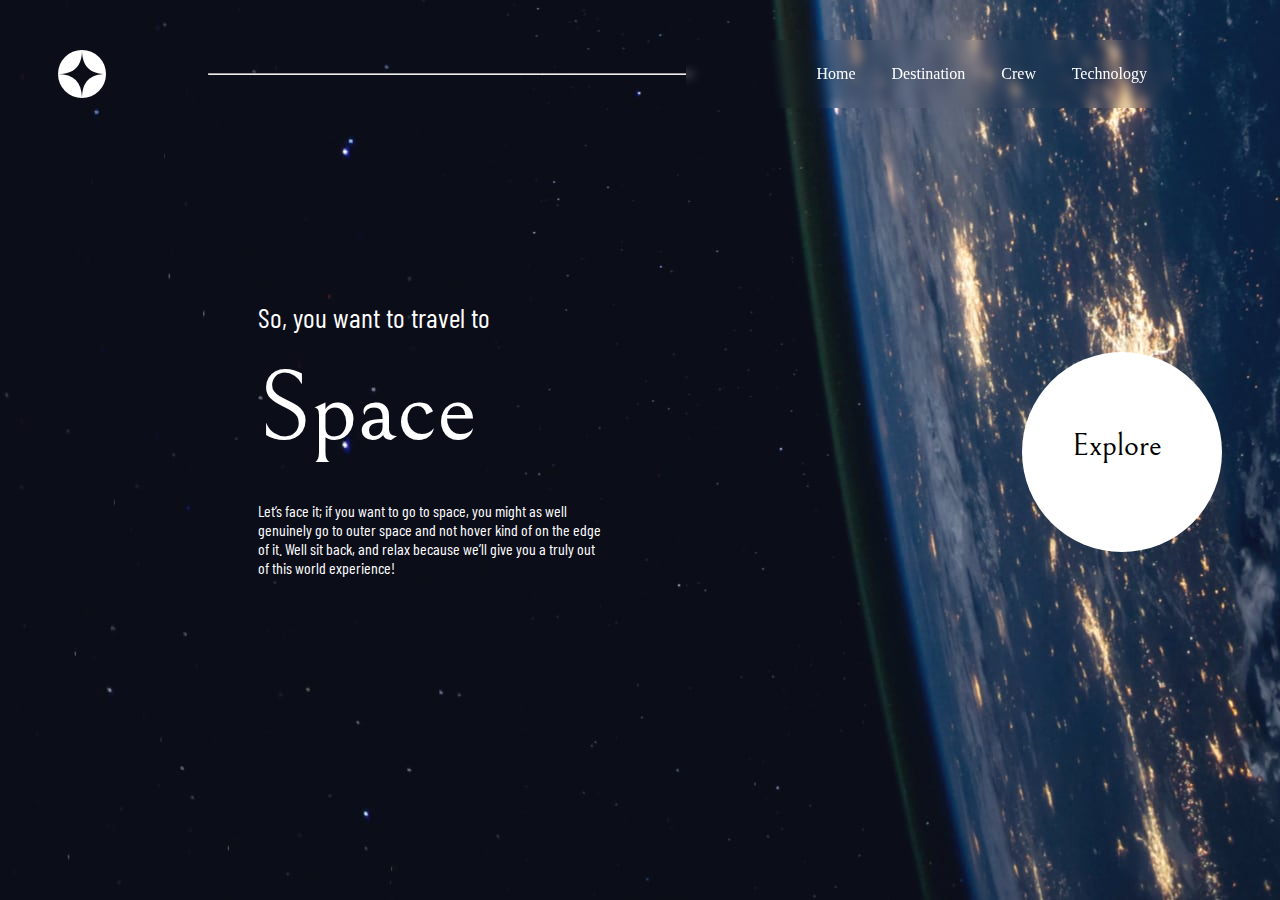
<file: Space tourism solution/starter-code/index.html>
<!DOCTYPE html>
<html lang="en">
<head>
  <meta charset="UTF-8">
  <meta name="viewport" content="width=device-width, initial-scale=1.0">

  <link rel="icon" type="image/png" sizes="32x32" href="./assets/favicon-32x32.png">
  <link rel="stylesheet" href="home.css">
  <link rel="preconnect" href="https://fonts.googleapis.com">
<link rel="preconnect" href="https://fonts.gstatic.com" crossorigin>
<link href="https://fonts.googleapis.com/css2?family=Barlow+Condensed&family=Bellefair&display=swap" rel="stylesheet">
  
  
  <title>Frontend Mentor | Space tourism website</title>
</head>
<body>
  <div class="content">
    
  <div class="header">
    <div class="logo">
      <img src="assets/shared/logo.svg" alt="menu-logo" class="logo">
    </div>
    <hr>
    <div class="menu">
       <a href="index.html">Home</a>
       <a href="destination-moon.html">Destination</a>
       <a href="crew-commander.html">Crew</a>
       <a href="technology-vehicle.html">Technology</a>
  </div>
  </div>

  <div class="content-inside">
    <span id="first-line"> So, you want to travel to</span><br>
<span id="tag-line">  Space</span><br>
<p class="para-home">
  
  Let’s face it; if you want to go to space, you might as well genuinely go to 
  outer space and not hover kind of on the edge of it. Well sit back, and relax 
  because we’ll give you a truly out of this world experience!
</p>
 
</div>
<div class="bottom">
  <p class="end-line">Explore</p>
    
  </div>
</div>

</body>
</html>
</file>
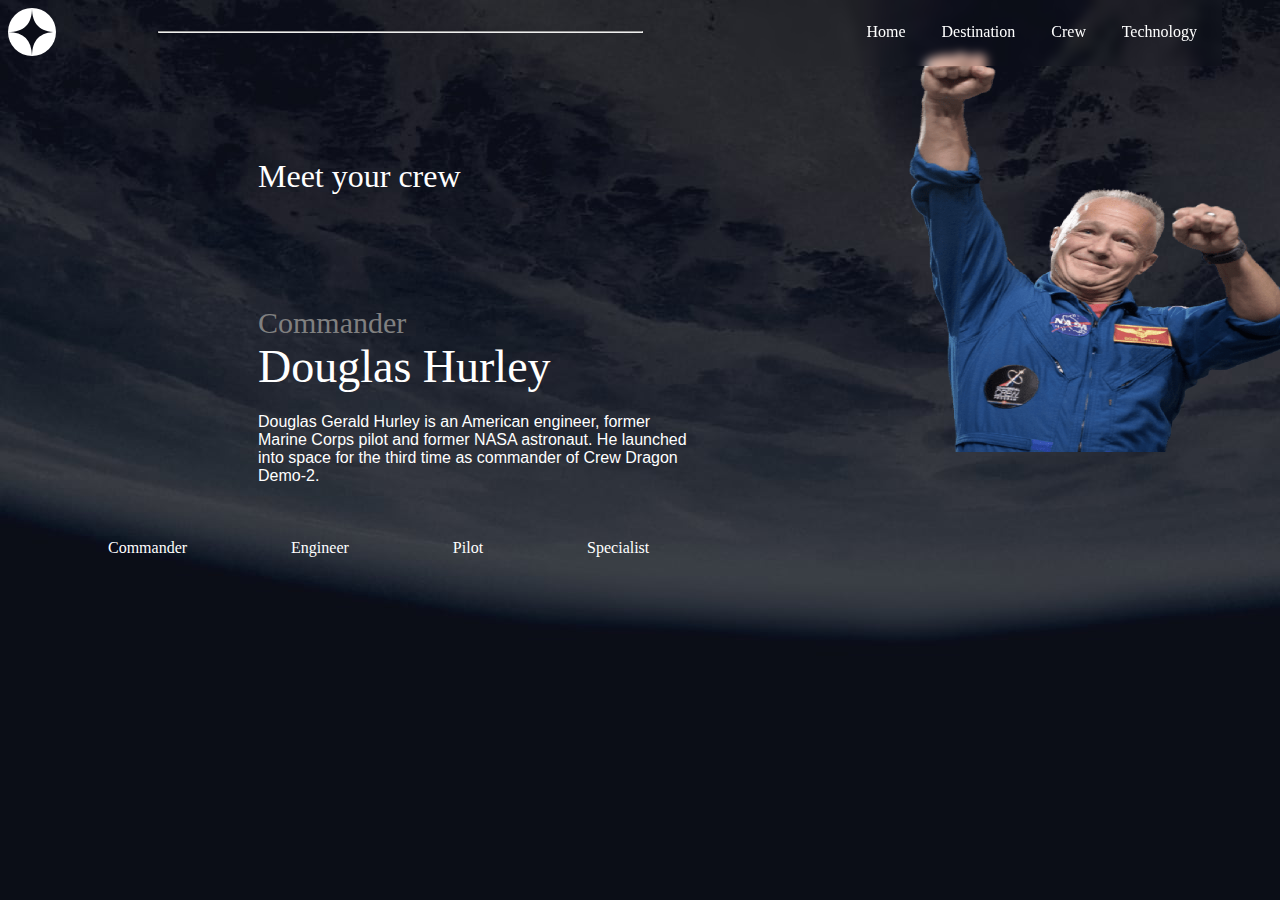
<file: Space tourism solution/starter-code/crew-commander.html>
<!DOCTYPE html>
<html lang="en">
<head>
  <meta charset="UTF-8">
  <meta name="viewport" content="width=device-width, initial-scale=1.0">

  <link rel="icon" type="image/png" sizes="32x32" href="./assets/favicon-32x32.png">
  <link rel="stylesheet" href="crew.css">
  
  <title>Frontend Mentor | Space tourism website</title>
</head>
<body>
  <div class="header">
    <div class="logo">
      <img src="assets/shared/logo.svg" alt="menu-logo" class="logo">
    </div>
    <hr>
    <div class="menu">
       <a href="index.html">Home</a>
       <a href="destination-moon.html">Destination</a>
       <a href="crew-commander.html">Crew</a>
       <a href="technology-vehicle.html">Technology</a>
  </div>
  </div>
  
  <div class="content-mid">
  <span id="first-line">  Meet your crew</span><br>
  
  <img src="assets/crew/image-douglas-hurley.png" alt="douglas" id="image">

  <span id="crew">Commander</span>

  <span id="name">Douglas Hurley</span>

  <p class="bottom">
  Douglas Gerald Hurley is an American engineer, former Marine Corps pilot 
  and former NASA astronaut. He launched into space for the third time as 
  commander of Crew Dragon Demo-2.
</p>
</div><br><br><br><br><br><br><br>
<div crew-list>
  <a href="crew-commander.html" class="list">Commander</a>
  <a href="crew-engineer.html" class="list">Engineer</a>
  <a href="crew-pilot.html" class="list">Pilot</a>
  <a href="crew-specialist.html" class="list">Specialist</a>
</div>
</div>
</body>
</html>
</file>
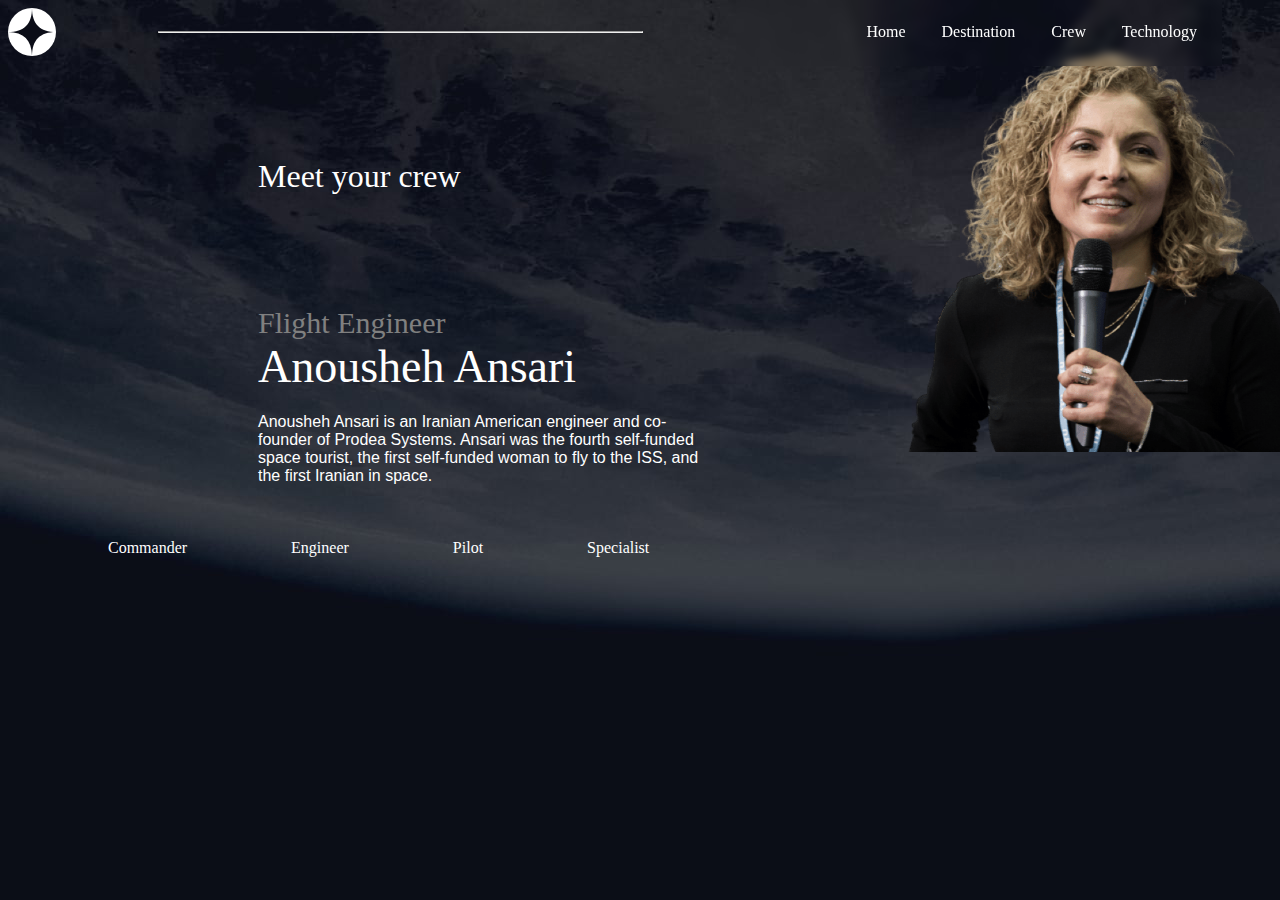
<file: Space tourism solution/starter-code/crew-engineer.html>
<!DOCTYPE html>
<html lang="en">
<head>
  <meta charset="UTF-8">
  <meta name="viewport" content="width=device-width, initial-scale=1.0">

  <link rel="icon" type="image/png" sizes="32x32" href="./assets/favicon-32x32.png">
  <link rel="stylesheet" href="crew.css">
  
  <title>Frontend Mentor | Space tourism website</title>
</head>
<body>
  <div class="header">
    <div class="logo">
      <img src="assets/shared/logo.svg" alt="menu-logo" class="logo">
    </div>
    <hr>
    <div class="menu">
       <a href="index.html">Home</a>
       <a href="destination-moon.html">Destination</a>
       <a href="crew-commander.html">Crew</a>
       <a href="technology-vehicle.html">Technology</a>
  </div>
  </div>
  
  <div class="content-mid">
  <span id="first-line">  Meet your crew</span><br>
  
  <img src="assets/crew/image-anousheh-ansari.png" alt="douglas" id="image">

  <span id="crew">Flight Engineer</span>

  <span id="name">Anousheh Ansari</span>

  <p class="bottom">
 
    Anousheh Ansari is an Iranian American engineer and co-founder of Prodea Systems. 
    Ansari was the fourth self-funded space tourist, the first self-funded woman to 
    fly to the ISS, and the first Iranian in space. 
</p>
</div><br><br><br><br><br><br><br>
<div crew-list>
  <a href="crew-commander.html" class="list">Commander</a>
  <a href="crew-engineer.html" class="list">Engineer</a>
  <a href="crew-pilot.html" class="list">Pilot</a>
  <a href="crew-specialist.html" class="list">Specialist</a>
</div>
</div>
</body>
</html>
</file>
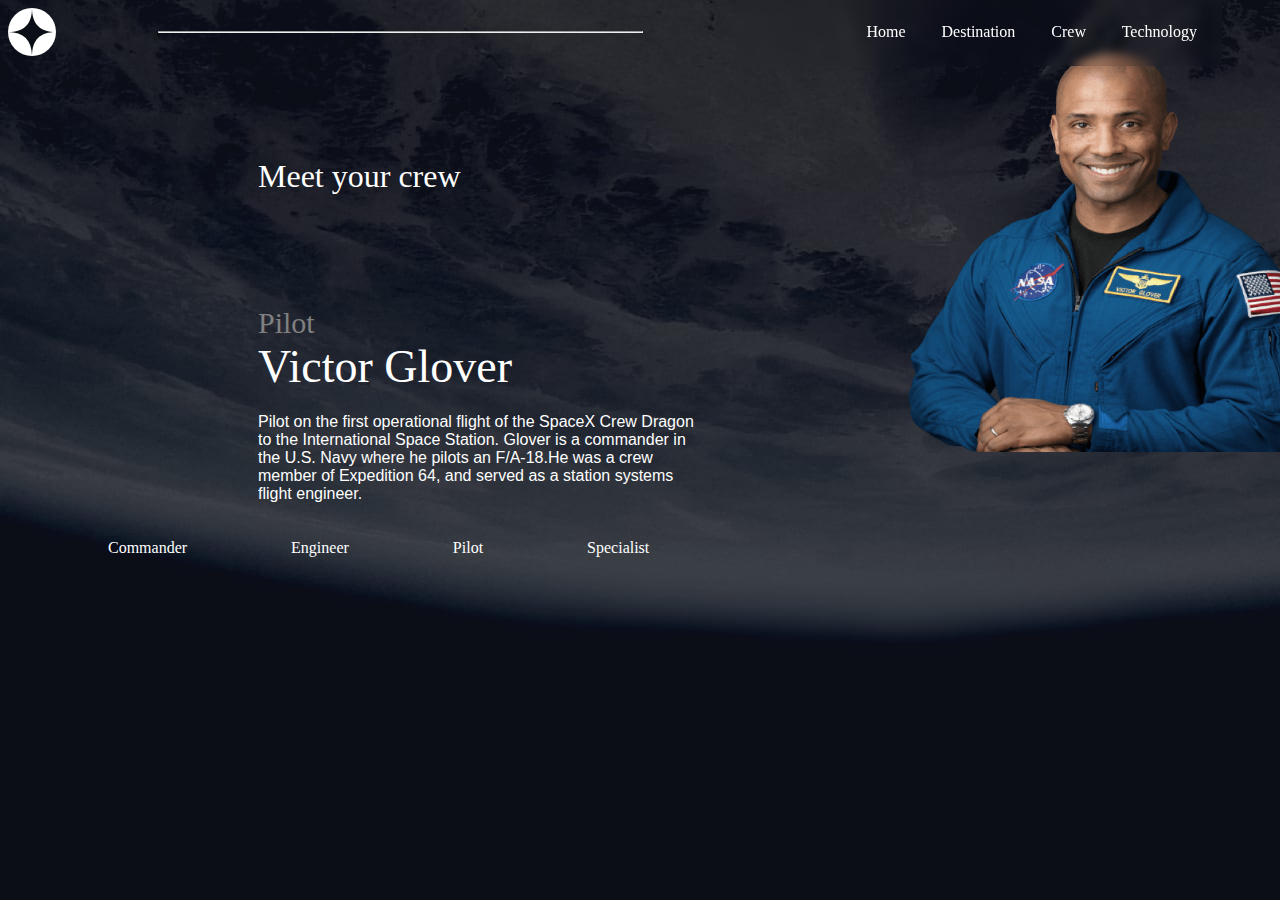
<file: Space tourism solution/starter-code/crew-pilot.html>
<!DOCTYPE html>
<html lang="en">
<head>
  <meta charset="UTF-8">
  <meta name="viewport" content="width=device-width, initial-scale=1.0">

  <link rel="icon" type="image/png" sizes="32x32" href="./assets/favicon-32x32.png">
  <link rel="stylesheet" href="crew.css">
  
  <title>Frontend Mentor | Space tourism website</title>
</head>
<body>
  <div class="header">
    <div class="logo">
      <img src="assets/shared/logo.svg" alt="menu-logo" class="logo">
    </div>
    <hr>
    <div class="menu">
       <a href="index.html">Home</a>
       <a href="destination-moon.html">Destination</a>
       <a href="crew-commander.html">Crew</a>
       <a href="technology-vehicle.html">Technology</a>
  </div>
  </div>
  
  <div class="content-mid">
  <span id="first-line">  Meet your crew</span><br>
  
  <img src="assets/crew/image-victor-glover.png" alt="douglas" id="image">

  <span id="crew"> Pilot</span>

  <span id="name">Victor Glover</span>

  <p class="bottom">
 
    Pilot on the first operational flight of the SpaceX Crew Dragon to the 
  International Space Station. Glover is a commander in the U.S. Navy where 
  he pilots an F/A-18.He was a crew member of Expedition 64, and served as a 
  station systems flight engineer. 
</p>
</div><br><br><br><br><br><br><br>
<div crew-list>
  <a href="crew-commander.html" class="list">Commander</a>
  <a href="crew-engineer.html" class="list">Engineer</a>
  <a href="crew-pilot.html" class="list">Pilot</a>
  <a href="crew-specialist.html" class="list">Specialist</a>
</div>
</div>
</body>
</html>
</file>
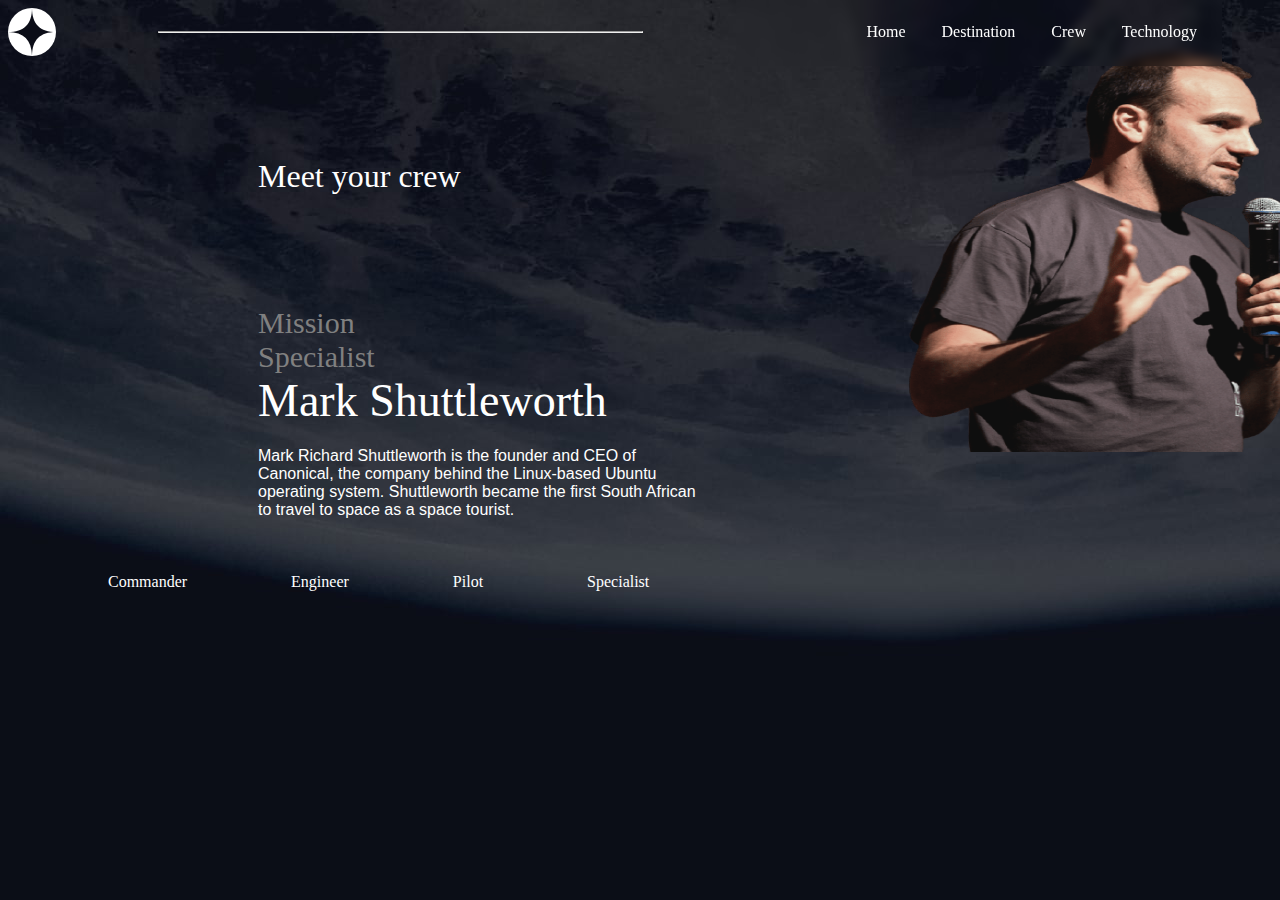
<file: Space tourism solution/starter-code/crew-specialist.html>
<!DOCTYPE html>
<html lang="en">
<head>
  <meta charset="UTF-8">
  <meta name="viewport" content="width=device-width, initial-scale=1.0">

  <link rel="icon" type="image/png" sizes="32x32" href="./assets/favicon-32x32.png">
  <link rel="stylesheet" href="crew.css">
  
  <title>Frontend Mentor | Space tourism website</title>
</head>
<body>
  <div class="header">
    <div class="logo">
      <img src="assets/shared/logo.svg" alt="menu-logo" class="logo">
    </div>
    <hr>
    <div class="menu">
       <a href="index.html">Home</a>
       <a href="destination-moon.html">Destination</a>
       <a href="crew-commander.html">Crew</a>
       <a href="technology-vehicle.html">Technology</a>
  </div>
  </div>
  
  <div class="content-mid">
  <span id="first-line">  Meet your crew</span><br>
  
  <img src="assets/crew/image-mark-shuttleworth.png" alt="douglas" id="image">

  <span id="crew">  Mission Specialist</span>

  <span id="name"> Mark Shuttleworth</span>

  <p class="bottom">
 
    Mark Richard Shuttleworth is the founder and CEO of Canonical, the company behind 
    the Linux-based Ubuntu operating system. Shuttleworth became the first South 
    African to travel to space as a space tourist. 
</p>
</div><br><br><br><br><br><br><br>
<div crew-list>
  <a href="crew-commander.html" class="list">Commander</a>
  <a href="crew-engineer.html" class="list">Engineer</a>
  <a href="crew-pilot.html" class="list">Pilot</a>
  <a href="crew-specialist.html" class="list">Specialist</a>
</div>
</div>
</body>
</html>
</file>
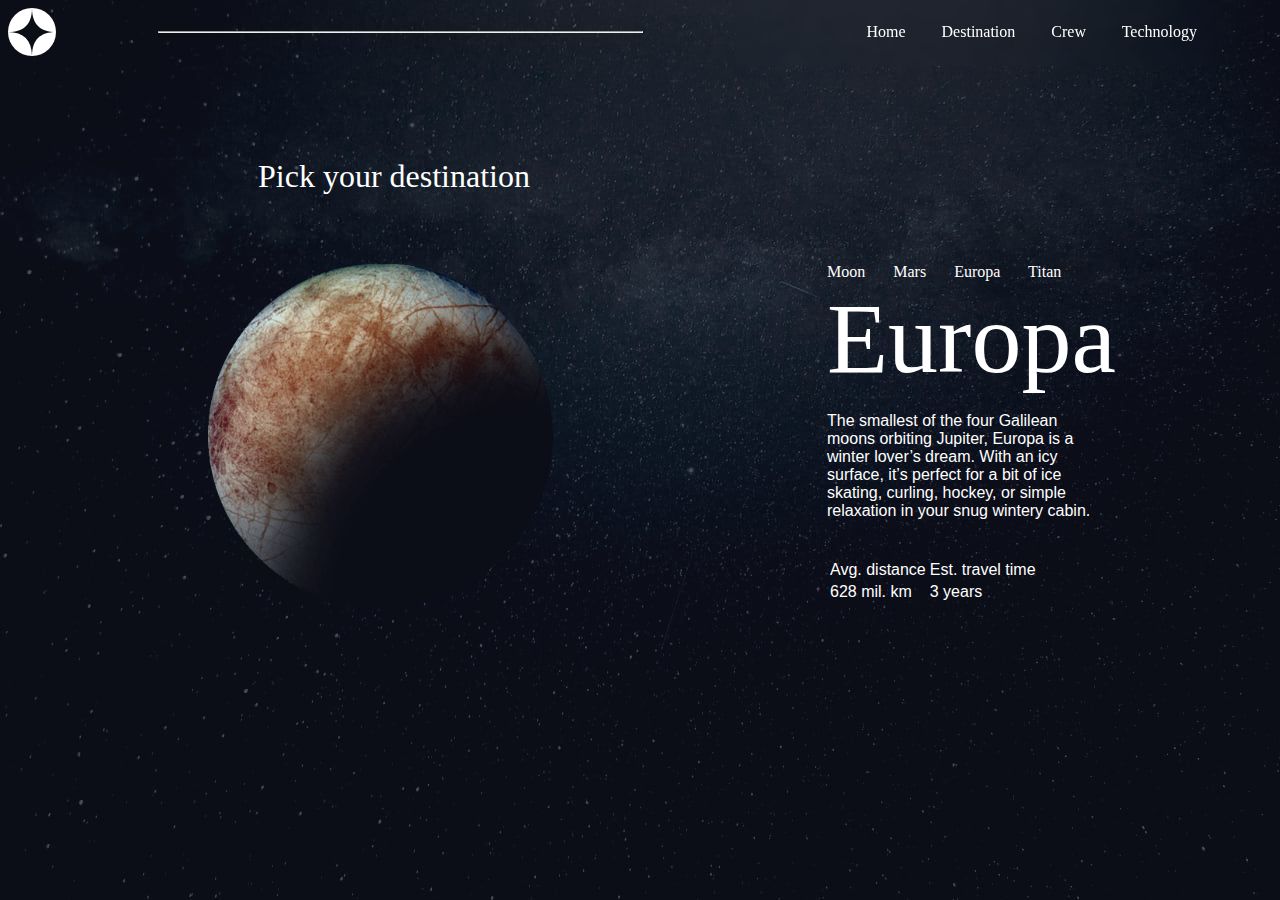
<file: Space tourism solution/starter-code/destination-europa.html>
<!DOCTYPE html>
<html lang="en">
<head>
  <meta charset="UTF-8">
  <meta name="viewport" content="width=device-width, initial-scale=1.0">

  <link rel="icon" type="image/png" sizes="32x32" href="./assets/favicon-32x32.png">
  <link rel="stylesheet" href="destination.css">
  
  <title>Frontend Mentor | Space tourism website</title>
</head>
<body>
  <div class="header">
    <div class="logo">
      <img src="assets/shared/logo.svg" alt="menu-logo" class="logo">
    </div>
    <hr>
    <div class="menu">
       <a href="index.html">Home</a>
       <a href="destination-moon.html">Destination</a>
       <a href="crew-commander.html">Crew</a>
       <a href="technology-vehicle.html">Technology</a>
  </div>
  </div>


    <span id="first-line"> Pick your destination</span><br>

    <img src="assets/destination/image-europa.png" alt="Moon" class="moon-img" width="445px" height="445px">

    <div class="container">

      <div class="menu-two">
        <a href="destination-moon.html">Moon</a>
        <a href="destination-mars.html">Mars</a>
        <a href="destination-europa.html">Europa</a>
        <a href="destination-titan.html"> Titan</a>
      </div>

 <span id="tag-line"> Europa</span>

 <p class="para-home"> The smallest of the four Galilean moons orbiting Jupiter, Europa is a 
  winter lover’s dream. With an icy surface, it’s perfect for a bit of 
  ice skating, curling, hockey, or simple relaxation in your snug 
  wintery cabin.
</p>
  <table>
    <thead>
      <td> Avg. distance</td>
      <td> Est. travel time</td>
    </thead>
    <tbody>
      <td>628 mil. km</td>
      <td>3 years</td>
    </tbody>
  </table>  
</div>
</body>
</html>
</file>
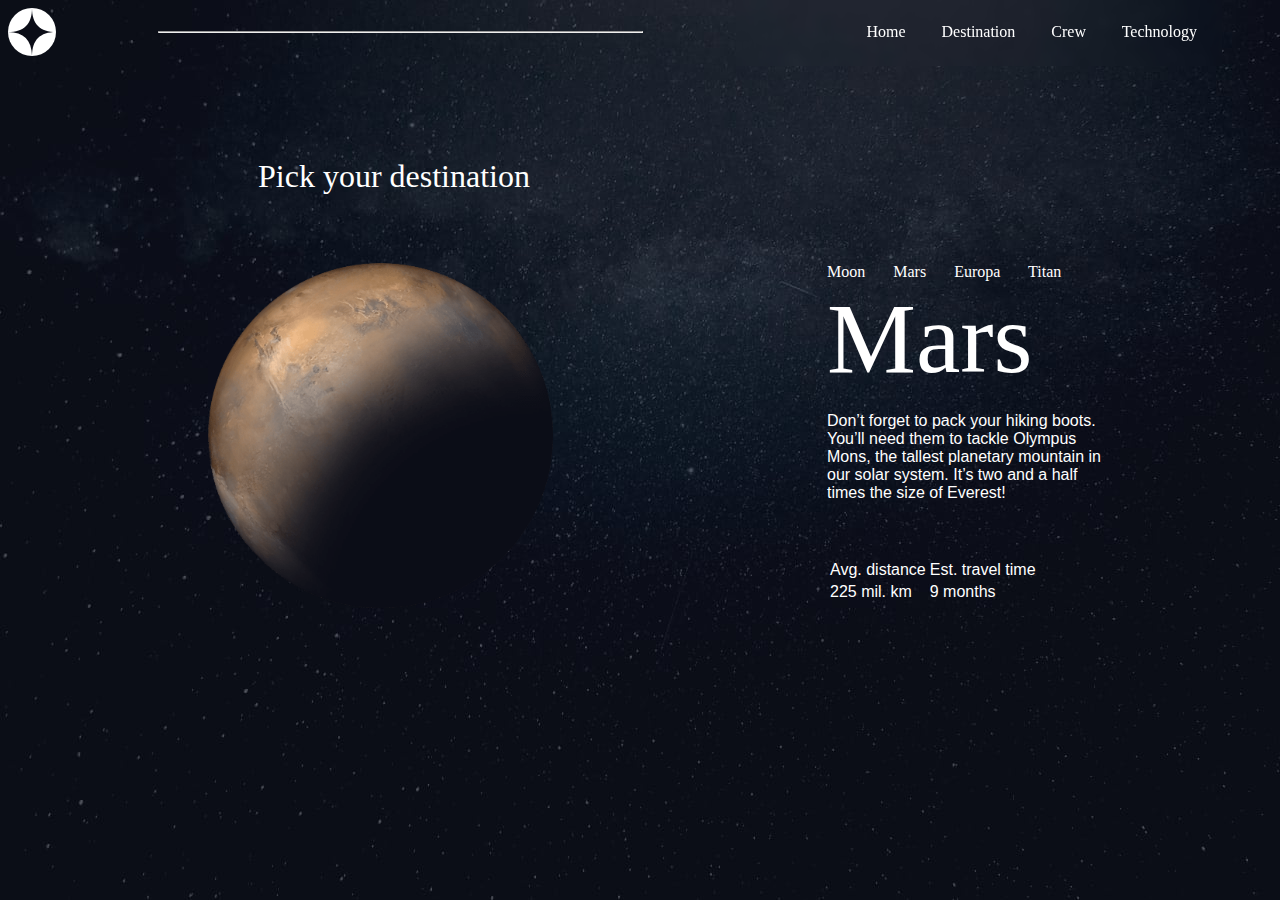
<file: Space tourism solution/starter-code/destination-mars.html>
<!DOCTYPE html>
<html lang="en">
<head>
  <meta charset="UTF-8">
  <meta name="viewport" content="width=device-width, initial-scale=1.0">

  <link rel="icon" type="image/png" sizes="32x32" href="./assets/favicon-32x32.png">
  <link rel="stylesheet" href="destination.css">
  
  <title>Frontend Mentor | Space tourism website</title>
</head>
<body>
  <div class="header">
    <div class="logo">
      <img src="assets/shared/logo.svg" alt="menu-logo" class="logo">
    </div>
    <hr>
    <div class="menu">
       <a href="index.html">Home</a>
       <a href="destination-moon.html">Destination</a>
       <a href="crew-commander.html">Crew</a>
       <a href="technology-vehicle.html">Technology</a>
  </div>
  </div>


    <span id="first-line"> Pick your destination</span><br>

    <img src="assets/destination/image-mars.png" alt="Moon" class="moon-img" width="445px" height="445px">

    <div class="container">

      <div class="menu-two">
        <a href="destination-moon.html">Moon</a>
        <a href="destination-mars.html">Mars</a>
        <a href="destination-europa.html">Europa</a>
        <a href="destination-titan.html"> Titan</a>
      </div>

 <span id="tag-line"> Mars</span>

 <p class="para-home"> Don’t forget to pack your hiking boots. You’ll need them to tackle Olympus Mons, 
  the tallest planetary mountain in our solar system. It’s two and a half times 
  the size of Everest!
</p>
  <table>
    <thead>
      <td> Avg. distance</td>
      <td> Est. travel time</td>
    </thead>
    <tbody>
      <td>225 mil. km</td>
      <td>9 months</td>
    </tbody>
  </table>  
</div>
</body>
</html>
</file>
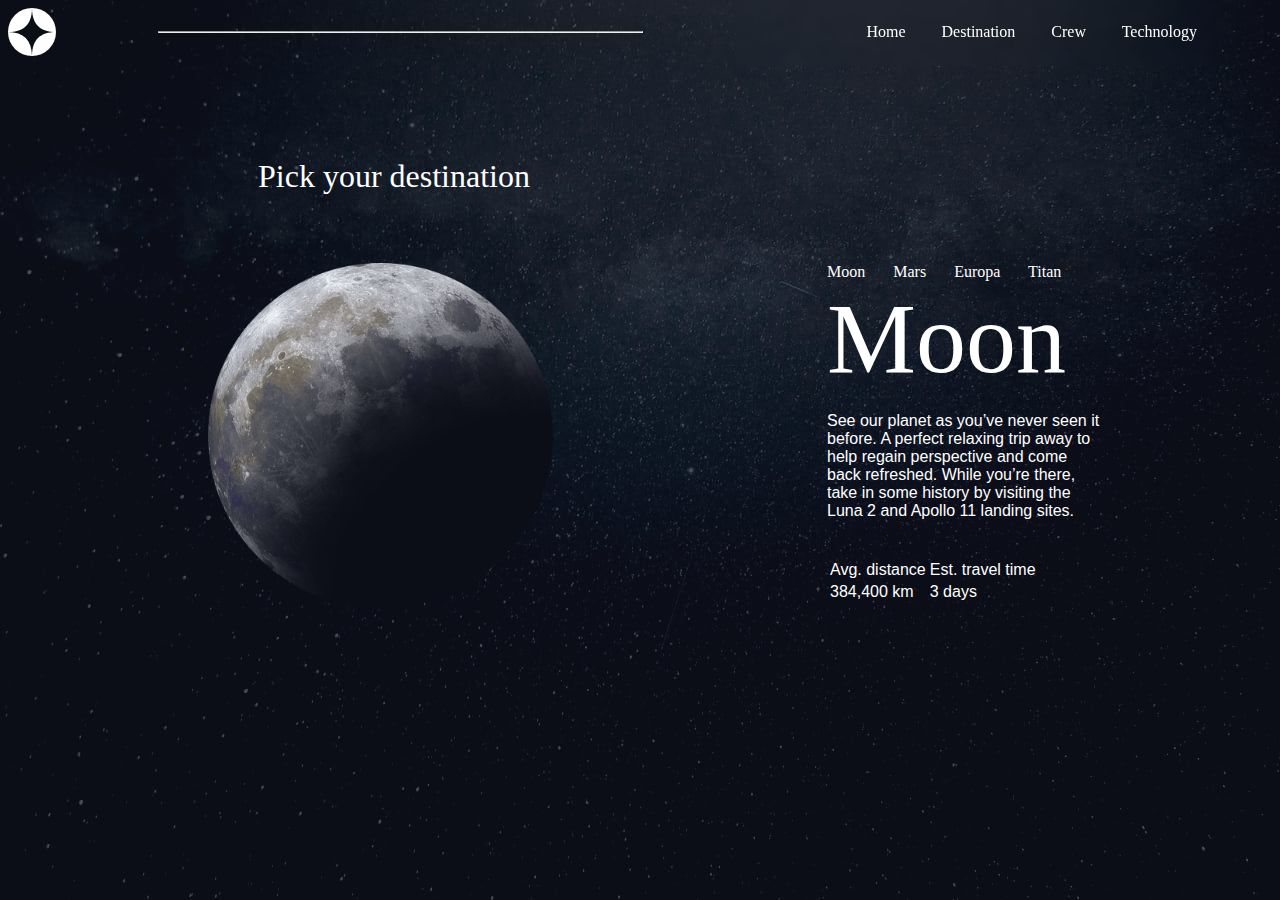
<file: Space tourism solution/starter-code/destination-moon.html>
<!DOCTYPE html>
<html lang="en">
<head>
  <meta charset="UTF-8">
  <meta name="viewport" content="width=device-width, initial-scale=1.0">

  <link rel="icon" type="image/png" sizes="32x32" href="./assets/favicon-32x32.png">
  <link rel="stylesheet" href="destination.css">
  
  <title>Frontend Mentor | Space tourism website</title>
</head>
<body>
  <div class="header">
    <div class="logo">
      <img src="assets/shared/logo.svg" alt="menu-logo" class="logo">
    </div>
    <hr>
    <div class="menu">
       <a href="index.html">Home</a>
       <a href="destination-moon.html">Destination</a>
       <a href="crew-commander.html">Crew</a>
       <a href="technology-vehicle.html">Technology</a>
  </div>
  </div>


    <span id="first-line"> Pick your destination</span><br>

    <img src="assets/destination/image-moon.png" alt="Moon" class="moon-img" width="445px" height="445px">

    <div class="container">

<div class="menu-two">
  <a href="destination-moon.html">Moon</a>
  <a href="destination-mars.html">Mars</a>
  <a href="destination-europa.html">Europa</a>
  <a href="destination-titan.html"> Titan</a>
</div>

 <span id="tag-line"> Moon</span>

 <p class="para-home"> See our planet as you’ve never seen it before. A perfect relaxing trip away to help 
  regain perspective and come back refreshed. While you’re there, take in some history 
  by visiting the Luna 2 and Apollo 11 landing sites.</p>
  <table>
    <thead>
      <td> Avg. distance</td>
      <td> Est. travel time</td>
    </thead>
    <tbody>
      <td>384,400 km</td>
      <td>3 days</td>
    </tbody>
  </table>  
</div>
</body>
</html>
</file>
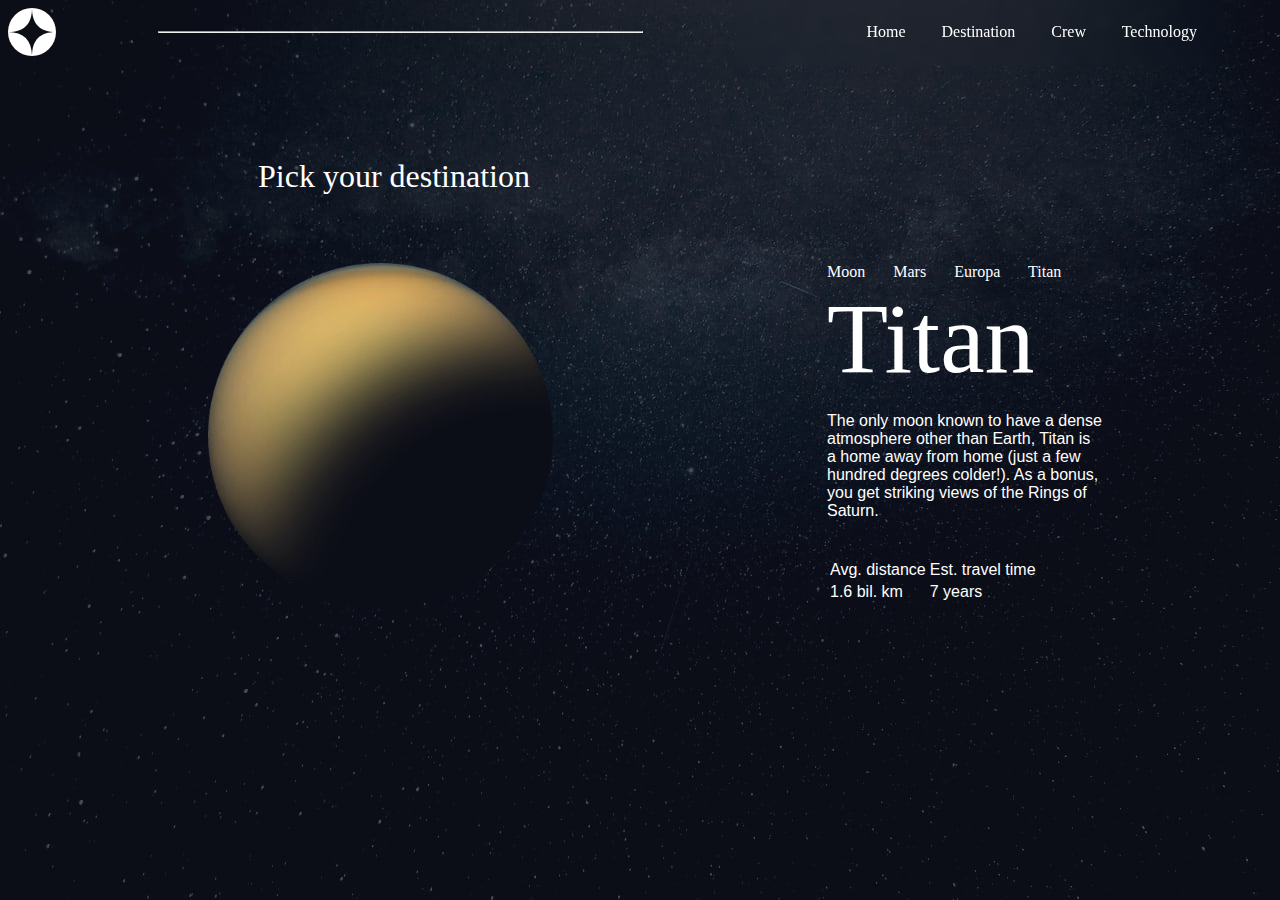
<file: Space tourism solution/starter-code/destination-titan.html>
<!DOCTYPE html>
<html lang="en">
<head>
  <meta charset="UTF-8">
  <meta name="viewport" content="width=device-width, initial-scale=1.0">

  <link rel="icon" type="image/png" sizes="32x32" href="./assets/favicon-32x32.png">
  <link rel="stylesheet" href="destination.css">
  
  <title>Frontend Mentor | Space tourism website</title>
</head>
<body>
  <div class="header">
    <div class="logo">
      <img src="assets/shared/logo.svg" alt="menu-logo" class="logo">
    </div>
    <hr>
    <div class="menu">
       <a href="index.html">Home</a>
       <a href="destination-moon.html">Destination</a>
       <a href="crew-commander.html">Crew</a>
       <a href="technology-vehicle.html">Technology</a>
  </div>
  </div>


    <span id="first-line"> Pick your destination</span><br>

    <img src="assets/destination/image-titan.png" alt="Moon" class="moon-img" width="445px" height="445px">

    <div class="container">

      <div class="menu-two">
        <a href="destination-moon.html">Moon</a>
        <a href="destination-mars.html">Mars</a>
        <a href="destination-europa.html">Europa</a>
        <a href="destination-titan.html"> Titan</a>
      </div>

 <span id="tag-line"> Titan</span>

 <p class="para-home">The only moon known to have a dense atmosphere other than Earth, Titan 
  is a home away from home (just a few hundred degrees colder!). As a 
  bonus, you get striking views of the Rings of Saturn.

  <table>
    <thead>
      <td> Avg. distance</td>
      <td> Est. travel time</td>
    </thead>
    <tbody>
      <td>1.6 bil. km</td>
      <td>7 years</td>
    </tbody>
  </table>  
</div>
</body>
</html>
</file>
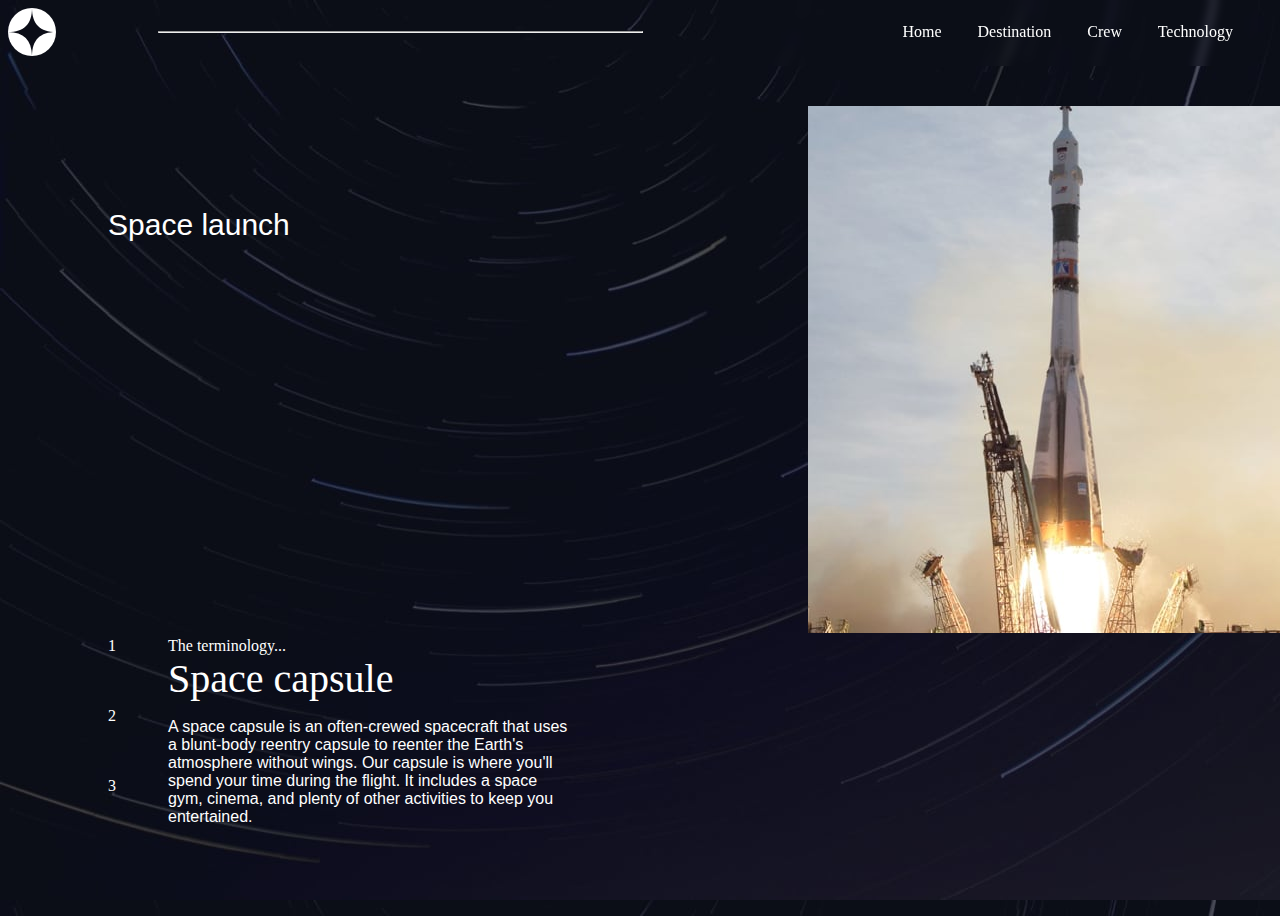
<file: Space tourism solution/starter-code/technology-capsule.html>
<!DOCTYPE html>
<html lang="en">
<head>
  <meta charset="UTF-8">
  <meta name="viewport" content="width=device-width, initial-scale=1.0">

  <link rel="icon" type="image/png" sizes="32x32" href="./assets/favicon-32x32.png">
  <link rel="stylesheet" href="technology.css">
  
  <title>Frontend Mentor | Space tourism website</title>
</head>
<body>
  <div class="header">
    <div class="logo">
      <img src="assets/shared/logo.svg" alt="menu-logo" class="logo">
    </div>
    <hr>
    <div class="menu">
       <a href="index.html">Home</a>
       <a href="destination-moon.html">Destination</a>
       <a href="crew-commander.html">Crew</a>
       <a href="technology-vehicle.html">Technology</a>
  </div>
  </div>
  <div class="image-cont">  <img src="assets/technology/image-launch-vehicle-portrait.jpg" alt="" id="image">
  </div>
<div class="container-mid">

 <span class="name">Space launch</span> 

  <a href="technology-capsule.html" id="list">1</a>
  <a href="technology-spaceport.html" id="list">2</a>
  <a href="technology-vehicle.html" id="list">3</a> 
<div class="para">
  


  The terminology... <br>
  <span id="mission">Space capsule</span><br>
  <p>

  A space capsule is an often-crewed spacecraft that uses a blunt-body reentry 
  capsule to reenter the Earth's atmosphere without wings. Our capsule is where 
  you'll spend your time during the flight. It includes a space gym, cinema, 
  and plenty of other activities to keep you entertained.
</p>
</div>
</div>

</body>
</html>
</file>
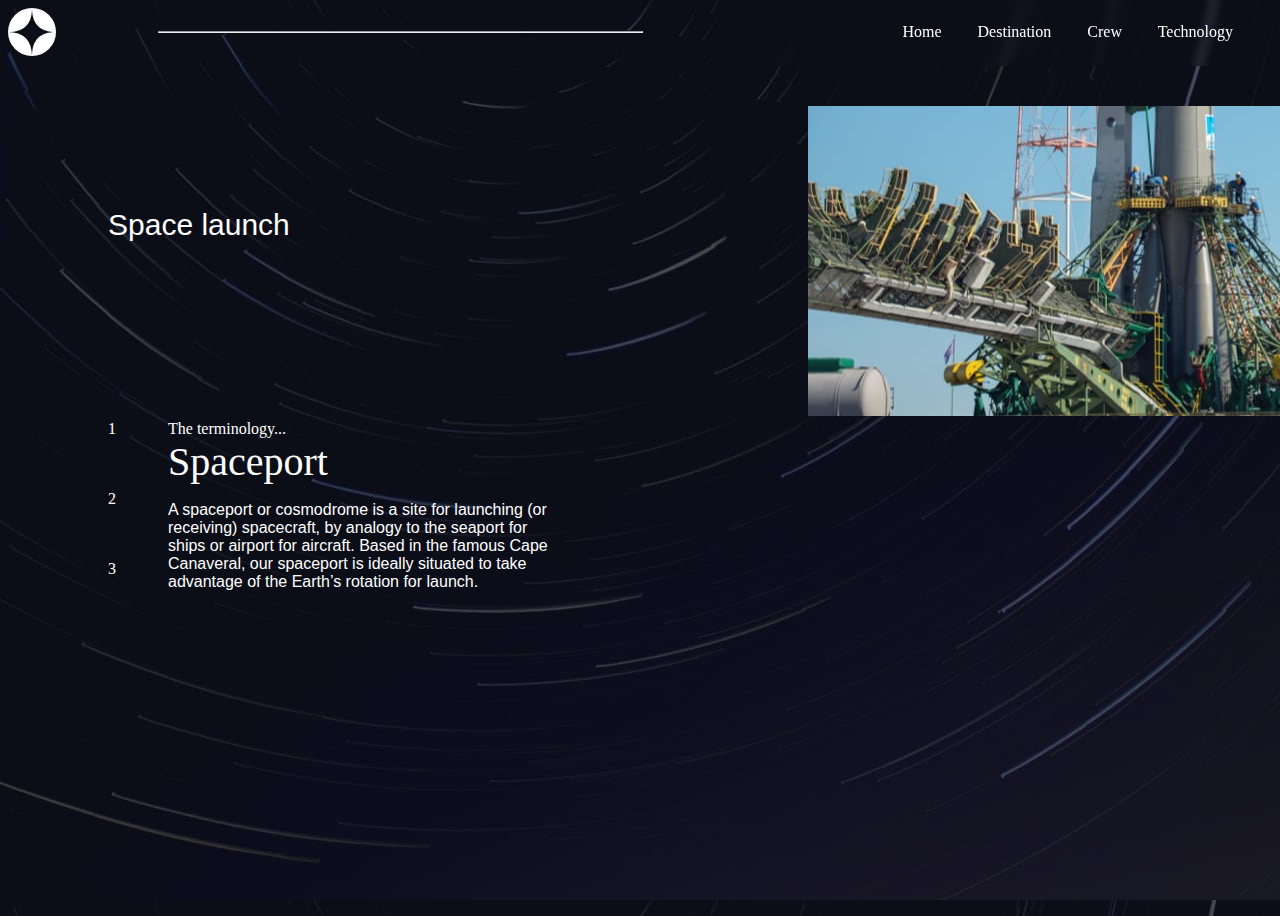
<file: Space tourism solution/starter-code/technology-spaceport.html>
<!DOCTYPE html>
<html lang="en">
<head>
  <meta charset="UTF-8">
  <meta name="viewport" content="width=device-width, initial-scale=1.0">

  <link rel="icon" type="image/png" sizes="32x32" href="./assets/favicon-32x32.png">
  <link rel="stylesheet" href="technology.css">
  
  <title>Frontend Mentor | Space tourism website</title>
</head>
<body>
  <div class="header">
    <div class="logo">
      <img src="assets/shared/logo.svg" alt="menu-logo" class="logo">
    </div>
    <hr>
    <div class="menu">
       <a href="index.html">Home</a>
       <a href="destination-moon.html">Destination</a>
       <a href="crew-commander.html">Crew</a>
       <a href="technology-vehicle.html">Technology</a>
  </div>
  </div>
  <div class="image-cont">  <img src="assets/technology/image-spaceport-landscape.jpg" alt="" id="image">
  </div>
<div class="container-mid">

 <span class="name">Space launch</span> 

 <a href="technology-capsule.html" id="list">1</a>
  <a href="technology-spaceport.html" id="list">2</a>
  <a href="technology-vehicle.html" id="list">3</a> 
<div class="para">
  


  The terminology... <br>
  <span id="mission">Spaceport</span><br>
  <p>
    A spaceport or cosmodrome is a site for launching (or receiving) spacecraft, 
    by analogy to the seaport for ships or airport for aircraft. Based in the 
    famous Cape Canaveral, our spaceport is ideally situated to take advantage 
    of the Earth’s rotation for launch.
</p>
</div>
</div>

</body>
</html>
</file>
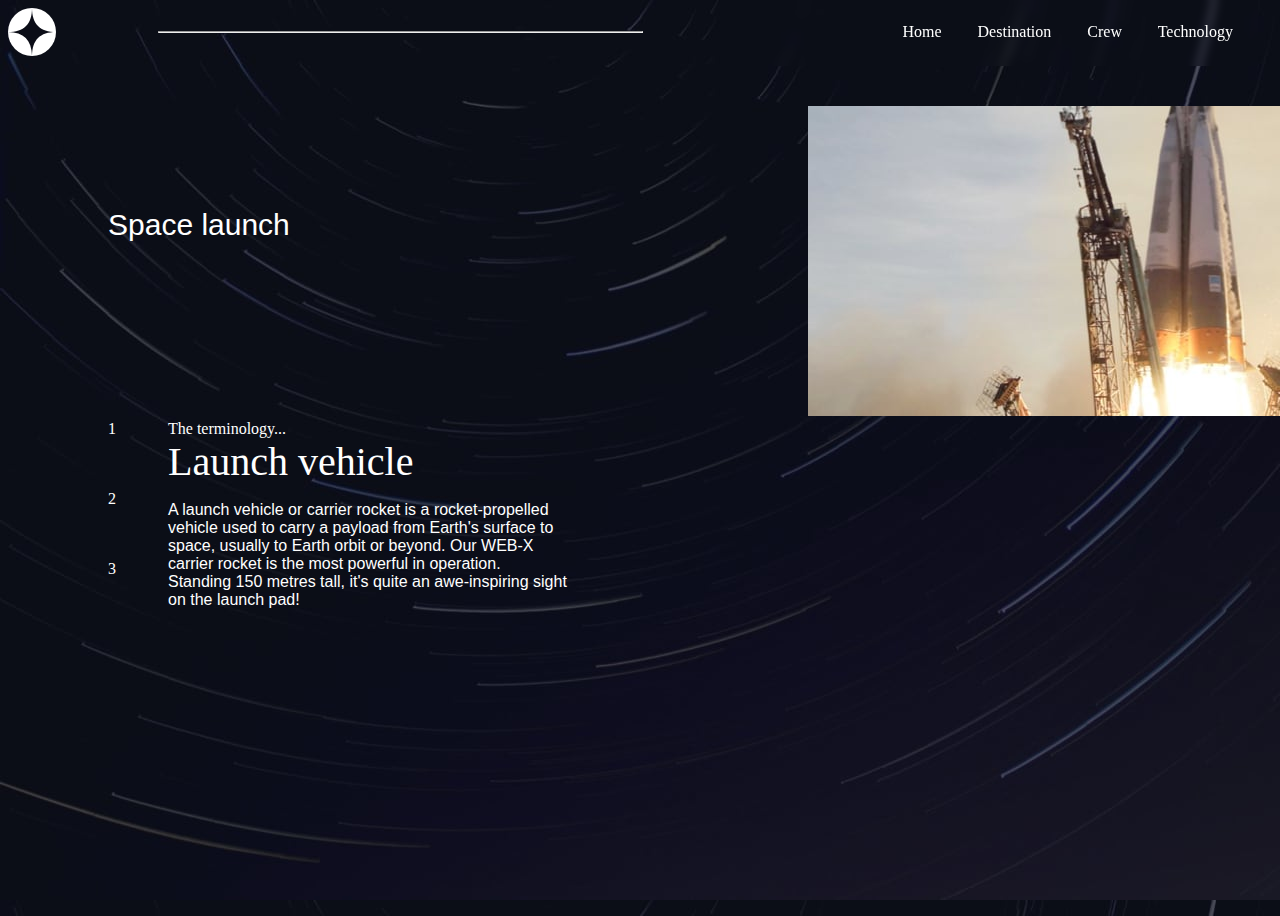
<file: Space tourism solution/starter-code/technology-vehicle.html>
<!DOCTYPE html>
<html lang="en">
<head>
  <meta charset="UTF-8">
  <meta name="viewport" content="width=device-width, initial-scale=1.0">

  <link rel="icon" type="image/png" sizes="32x32" href="./assets/favicon-32x32.png">
  <link rel="stylesheet" href="technology.css">
  
  <title>Frontend Mentor | Space tourism website</title>
</head>
<body>
  <div class="header">
    <div class="logo">
      <img src="assets/shared/logo.svg" alt="menu-logo" class="logo">
    </div>
    <hr>
    <div class="menu">
       <a href="index.html">Home</a>
       <a href="destination-moon.html">Destination</a>
       <a href="crew-commander.html">Crew</a>
       <a href="technology-vehicle.html">Technology</a>
  </div>
  </div>
  <div class="image-cont">  <img src="assets/technology/image-launch-vehicle-landscape.jpg" alt="" id="image">
  </div>
<div class="container-mid">

 <span class="name">Space launch</span> 

 <a href="technology-capsule.html" id="list">1</a>
  <a href="technology-spaceport.html" id="list">2</a>
  <a href="technology-vehicle.html" id="list">3</a> 
<div class="para">
  


  The terminology... <br>
  <span id="mission"> Launch vehicle</span><br>
  <p>
    A launch vehicle or carrier rocket is a rocket-propelled vehicle used to carry a 
    payload from Earth's surface to space, usually to Earth orbit or beyond. Our 
    WEB-X carrier rocket is the most powerful in operation. Standing 150 metres tall, 
    it's quite an awe-inspiring sight on the launch pad!
</p>
</div>
</div>

</body>
</html>
</file>
<file: Space tourism solution/starter-code/home.css>
body{
    background-image: url("assets/home/background-home-desktop.jpg");
    color: #ffffff;
   
   
    
}
h1{
    font-family: 'Bellefair', serif;
    font-size: 150px;

}
p{
    font-family: 'Barlow Condensed', sans-serif;



}
header{
    max-width: 1385px;
    max-height: 96px;

}
hr{
    display: block;
    max-width:483px;
    margin:-25px 150px;
    color: #d0d6f9;

    
}

.content{
    margin: 50px;
    max-width: 1400px;
    max-height: 900px;
}
a{
    text-decoration: none;
    color: #ffffff;
}
a:hover{
    text-decoration: underline;
   
}
.menu{
        max-width: 569px;
        max-height: 96px;
        display: block;
        float: right;
        word-spacing: 2em;
        margin: -10px 50px;
        backdrop-filter: blur(5px);
        padding: 25px;
        padding-left: 130px;
}
.header{
    max-width: 1385px;
    max-height: 96px;

}
.logo{
    width: 48px;
    height: 48px;
}
.content-inside{
    
    margin: 250px 200px;
    max-width: 490px;
    max-height: 382px;
    

}
#first-line{
    display: block;
    font-family: 'Barlow Condensed', sans-seri;
    font-size: 28px;
    word-spacing:  169ems;

}
#tag-line{
    display: block;

    font-size: 100px;
    font-family: 'Bellefair', serif;
    
    
}
.para-home{
    display: block;
    max-width: 444px;
    width: 350px;
   

}

.bottom{
    position: relative;
    font-size: 32px;
    float:right;
    margin-top: -475px;
    background-color: #ffffff;
   
    width: 200px;
    height: 200px;
    border-radius: 50%;
}
.end-line{
    color: black;
    font-family: 'Bellefair', serif;
    margin: 75px 50px;
}
</file>
<file: Space tourism solution/starter-code/crew.css>
body{
    background-image:url("assets/crew/background-crew-desktop.jpg");
}

h1{
    font-family: 'Bellefair', serif;
    font-size: 150px;

}
p{
    font-family: 'Barlow Condensed', sans-serif;



}
header{
    max-width: 1385px;
    max-height: 96px;

}
hr{
    display: block;
    max-width:483px;
    margin:-25px 150px;
    color: #d0d6f9;

    
}
.content{
    margin: 50px;
    max-width: 1400px;
    max-height: 900px;
}
a{
    text-decoration: none;
    color: #ffffff;
    
}
a:hover{
    text-decoration: underline;
   
}
p{
    color: #ffffff;

}
.menu{
    max-width: 569px;
    max-height: 96px;
    display: block;
    float: right;
    word-spacing: 2em;
    margin: -10px 50px;
    backdrop-filter: blur(5px);
    padding: 25px;
    padding-left: 130px;
}
.header{
max-width: 1385px;
max-height: 96px;

}
.logo{
width: 48px;
height: 48px;
}

#first-line{
    color: #ffffff;
    font-size: 32px;
    margin: 150px 250px;
    display: block;
    padding-bottom: 75px;
    width: 220px;

}
#crew{
    color: grey;
    display: block;
    font-size: 30px;
    margin:-150px 250px;
    width: 220px;

}
#name{  color: #ffffff;
    display: block;
    font-size: 46px;
    margin:150px 250px

}
.bottom{
    width: 444px;
    height: 130px;
    margin: -130px 250px;
}

.list{
        display: inline;
    width: 10px;
    position: relative;
    margin-top: 100px;
    margin-left: 100px;

    

}
#image{
    width: 400px;
    height: 400px;
    margin-left: 900px;
    margin-top: -500px;
    display: inline;
}
</file>
<file: Space tourism solution/starter-code/destination.css>
body{
    background-image:url("assets/destination/background-destination-desktop.jpg");
}

h1{
    font-family: 'Bellefair', serif;
    font-size: 150px;

}
p{
    font-family: 'Barlow Condensed', sans-serif;



}
header{
    max-width: 1385px;
    max-height: 96px;

}
hr{
    display: block;
    max-width:483px;
    margin:-25px 150px;
    color: #d0d6f9;

    
}

.content{
    margin: 50px;
    max-width: 1400px;
    max-height: 900px;
}
a{
    text-decoration: none;
    color: #ffffff;
    
}
a:hover{
    text-decoration: underline;
   
}
p{
    color: #ffffff;

}
table{
    color: #ffffff;
    font-family: 'Barlow Condensed', sans-serif;
    margin-top: -100px;
}
.menu{
        max-width: 569px;
        max-height: 96px;
        display: block;
        float: right;
        word-spacing: 2em;
        margin: -10px 50px;
        backdrop-filter: blur(5px);
        padding: 25px;
        padding-left: 130px;
}
.header{
    max-width: 1385px;
    max-height: 96px;

}
.logo{
    width: 48px;
    height: 48px;
}

#first-line{
    color: #ffffff;
    font-size: 32px;
    margin: 150px 250px;
    display: block;

}
.moon-img{
    position: relative;
    width: 345px;
    height: 345px;
    margin-left: 200px;
    margin-top: -100px;

}
.container{
    width: 445px;
    height: 477px;
    float: right;
    margin-top: -100px;
}
.menu-two{
    word-spacing: 1.5em;
    width: 290px;

}
#tag-line{
    color: #ffffff;
    font-size: 100px;
}
.para-home{
    width: 275px;
    height: 230px;
}
</file>
<file: Space tourism solution/starter-code/technology.css>
body{
    background-image:url("assets/technology/background-technology-desktop.jpg");
    width: 1300px;
    height: 900px;
}

h1{
    font-family: 'Bellefair', serif;
    font-size: 150px;

}
p{
    font-family: 'Barlow Condensed', sans-serif;



}
header{
    max-width: 1385px;
    max-height: 96px;

}
hr{
    display: block;
    max-width:483px;
    margin:-25px 150px;
    color: #d0d6f9;

    
}

.content{
    margin: 50px;
    max-width: 1400px;
    max-height: 900px;
}
a{
    text-decoration: none;
    color: #ffffff;
    
}
a:hover{
    text-decoration: underline;
   
}
p{
    color: #ffffff;

}
table{
    color: #ffffff;
    font-family: 'Barlow Condensed', sans-serif;
    margin-top: -100px;
}
.menu{
        max-width: 569px;
        max-height: 96px;
        display: block;
        float: right;
        word-spacing: 2em;
        margin: -10px 50px;
        backdrop-filter: blur(5px);
        padding: 25px;
        padding-left: 130px;
}
.header{
    max-width: 1385px;
    max-height: 96px;

}
.logo{
    width: 48px;
    height: 48px;
}
#list{
    display: block;
    padding: 0px;
    border-radius: 50%;
    width: 20px;
    height: 20px;
    margin-top: 50px;
    clear: both;
    
}
.container-mid{
    width: 700px;
    margin-top: 200px;
    margin-left: 100px;
    position: relative;
    
    
}
.para{
    width: 400px;
    position: relative;
    margin-top: -1100px;
    margin-left: 60px;
    clear: both;
    color: #ffffff;
}
.name{
    color: #ffffff;
    font-size: 30px;
    font-family: 'Barlow Condensed', sans-serif;
    width: 200px;
    clear: both;
    position: relative;


}

#mission{
    font-size: 40px;
    color: #ffffff;
}
.image-cont{
    position: relative;
    margin-top: 50px;
    width: 500px;
    float: right;
    margin-left: 500px;

}
</file>
